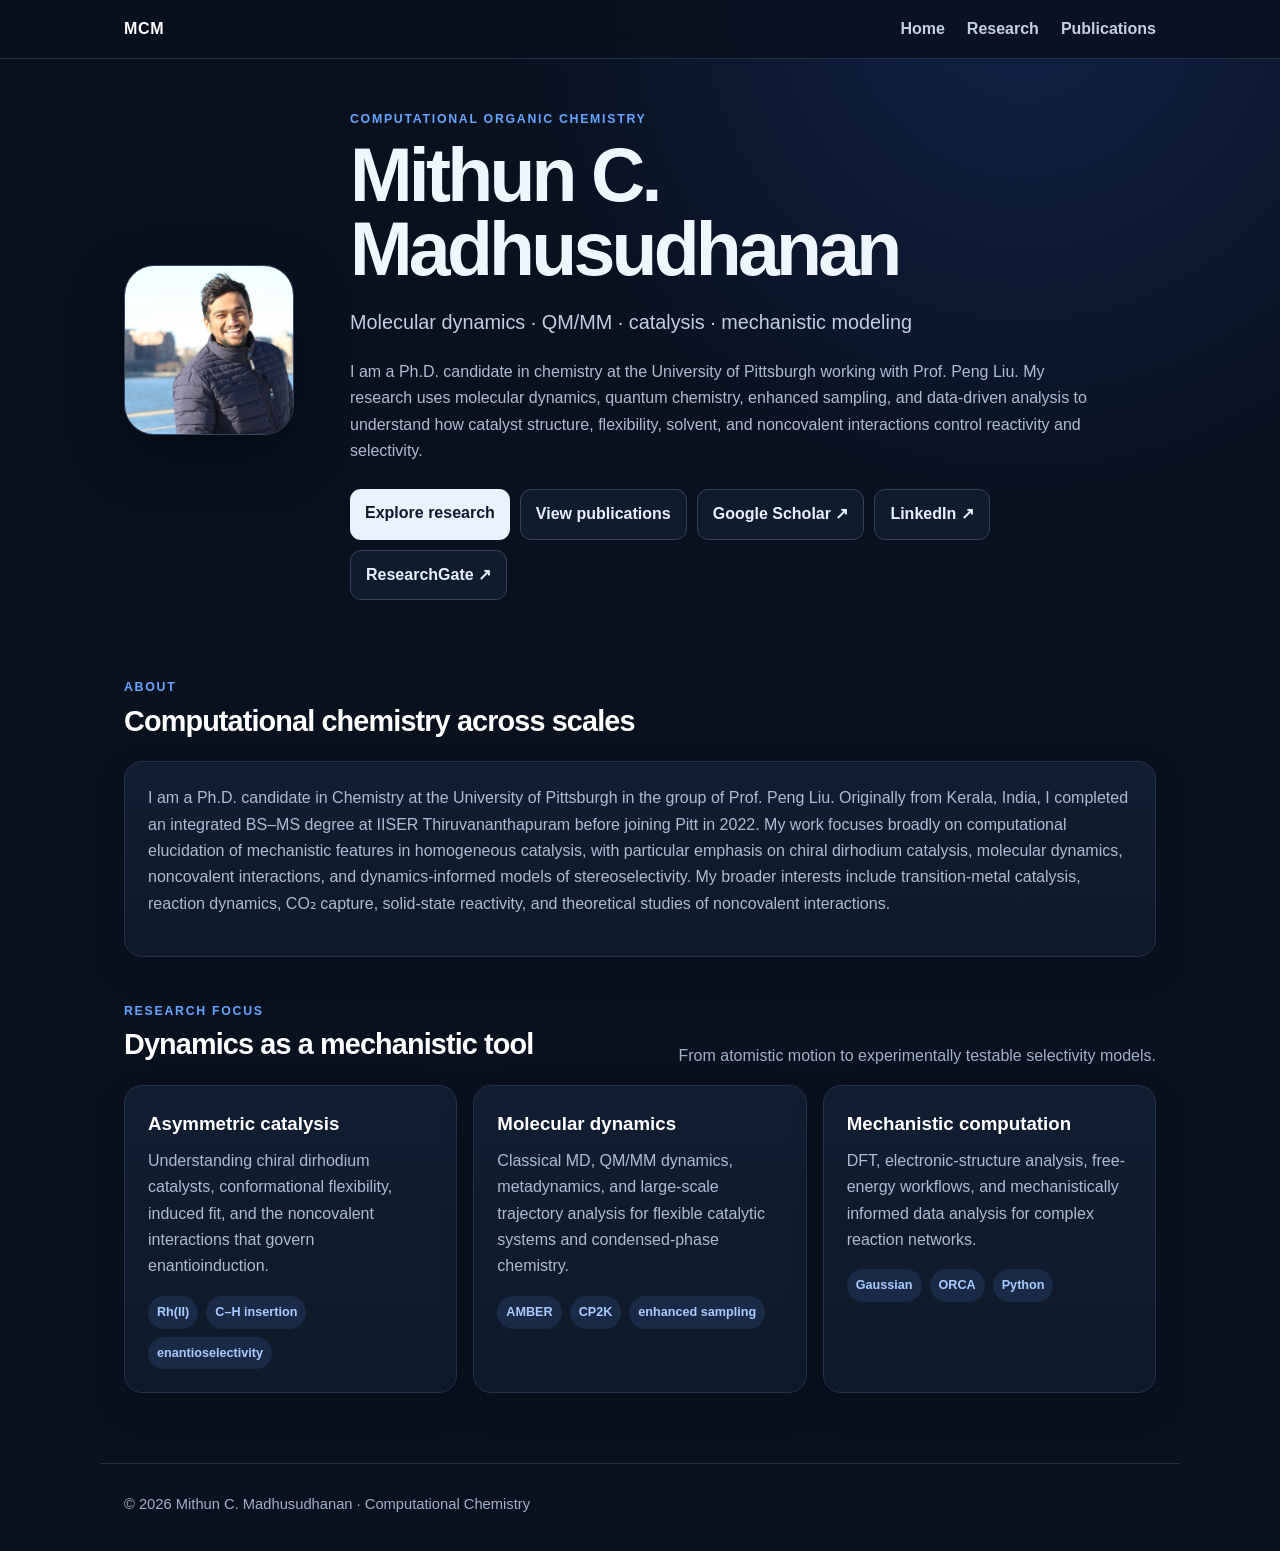
<file: index.html>
<!doctype html>
<html lang="en">
<head>
  <meta charset="utf-8">
  <meta name="viewport" content="width=device-width, initial-scale=1">
  <meta name="description" content="Mithun C. Madhusudhanan — computational chemist working on molecular dynamics, QM/MM, catalysis, and mechanistic modeling.">
  <title>Mithun C. Madhusudhanan | Computational Chemistry</title>
  <link rel="stylesheet" href="style4_dark_portfolio.css">
</head>
<body>

<div class="navbar">
  <div class="nav-inner">
    <a class="brand" href="index.html">MCM</a>
    <nav class="nav-links">
      <a href="index.html">Home</a>
      <a href="research.html">Research</a>
      <a href="publications.html">Publications</a>
    </nav>
  </div>
</div>

<main class="container">
  <section class="hero">
    <div class="profile-wrap">
      <img class="profile-pic" src="assets/Profile_pic.jpg" alt="Mithun C. Madhusudhanan">
    </div>
    <div>
      <div class="eyebrow">Computational Organic Chemistry</div>
      <h1>Mithun C.<br>Madhusudhanan</h1>
      <p class="tagline">Molecular dynamics · QM/MM · catalysis · mechanistic modeling</p>
      <p class="summary">
        I am a Ph.D. candidate in chemistry at the University of Pittsburgh working with Prof. Peng Liu.
        My research uses molecular dynamics, quantum chemistry, enhanced sampling, and data-driven analysis
        to understand how catalyst structure, flexibility, solvent, and noncovalent interactions control reactivity and selectivity.
      </p>
      <div class="actions">
        <a class="button primary" href="research.html">Explore research</a>
        <a class="button" href="publications.html">View publications</a>
        <a class="button" href="https://scholar.google.com/citations?user=Y6YVZqoAAAAJ&hl=en" target="_blank" rel="noopener">Google Scholar ↗</a>
        <a class="button" href="https://www.linkedin.com/in/mithun-madhusudhanan-b98944132/" target="_blank" rel="noopener">LinkedIn ↗</a>
        <a class="button" href="https://www.researchgate.net/profile/Mithun-Madhusudhanan" target="_blank" rel="noopener">ResearchGate ↗</a>
      </div>
    </div>
  </section>

  <section class="section">
    <div class="section-head">
      <div>
        <div class="eyebrow">About</div>
        <h2>Computational chemistry across scales</h2>
      </div>
    </div>
    <div class="card">
      <p>
        I am a Ph.D. candidate in Chemistry at the University of Pittsburgh in the group of Prof. Peng Liu.
        Originally from Kerala, India, I completed an integrated BS–MS degree at IISER Thiruvananthapuram
        before joining Pitt in 2022. My work focuses broadly on computational elucidation of mechanistic
        features in homogeneous catalysis, with particular emphasis on chiral dirhodium catalysis,
        molecular dynamics, noncovalent interactions, and dynamics-informed models of stereoselectivity.
        My broader interests include transition-metal catalysis, reaction dynamics, CO₂ capture,
        solid-state reactivity, and theoretical studies of noncovalent interactions.
      </p>
    </div>
  </section>

  <section class="section">
    <div class="section-head">
      <div>
        <div class="eyebrow">Research focus</div>
        <h2>Dynamics as a mechanistic tool</h2>
      </div>
      <p class="section-note">From atomistic motion to experimentally testable selectivity models.</p>
    </div>

    <div class="grid">
      <article class="card">
        <h3>Asymmetric catalysis</h3>
        <p>Understanding chiral dirhodium catalysts, conformational flexibility, induced fit, and the noncovalent interactions that govern enantioinduction.</p>
        <div class="pill-row"><span class="pill">Rh(II)</span><span class="pill">C–H insertion</span><span class="pill">enantioselectivity</span></div>
      </article>

      <article class="card">
        <h3>Molecular dynamics</h3>
        <p>Classical MD, QM/MM dynamics, metadynamics, and large-scale trajectory analysis for flexible catalytic systems and condensed-phase chemistry.</p>
        <div class="pill-row"><span class="pill">AMBER</span><span class="pill">CP2K</span><span class="pill">enhanced sampling</span></div>
      </article>

      <article class="card">
        <h3>Mechanistic computation</h3>
        <p>DFT, electronic-structure analysis, free-energy workflows, and mechanistically informed data analysis for complex reaction networks.</p>
        <div class="pill-row"><span class="pill">Gaussian</span><span class="pill">ORCA</span><span class="pill">Python</span></div>
      </article>
    </div>
  </section>
</main>

<footer>© 2026 Mithun C. Madhusudhanan · Computational Chemistry</footer>
</body>
</html>
</file>
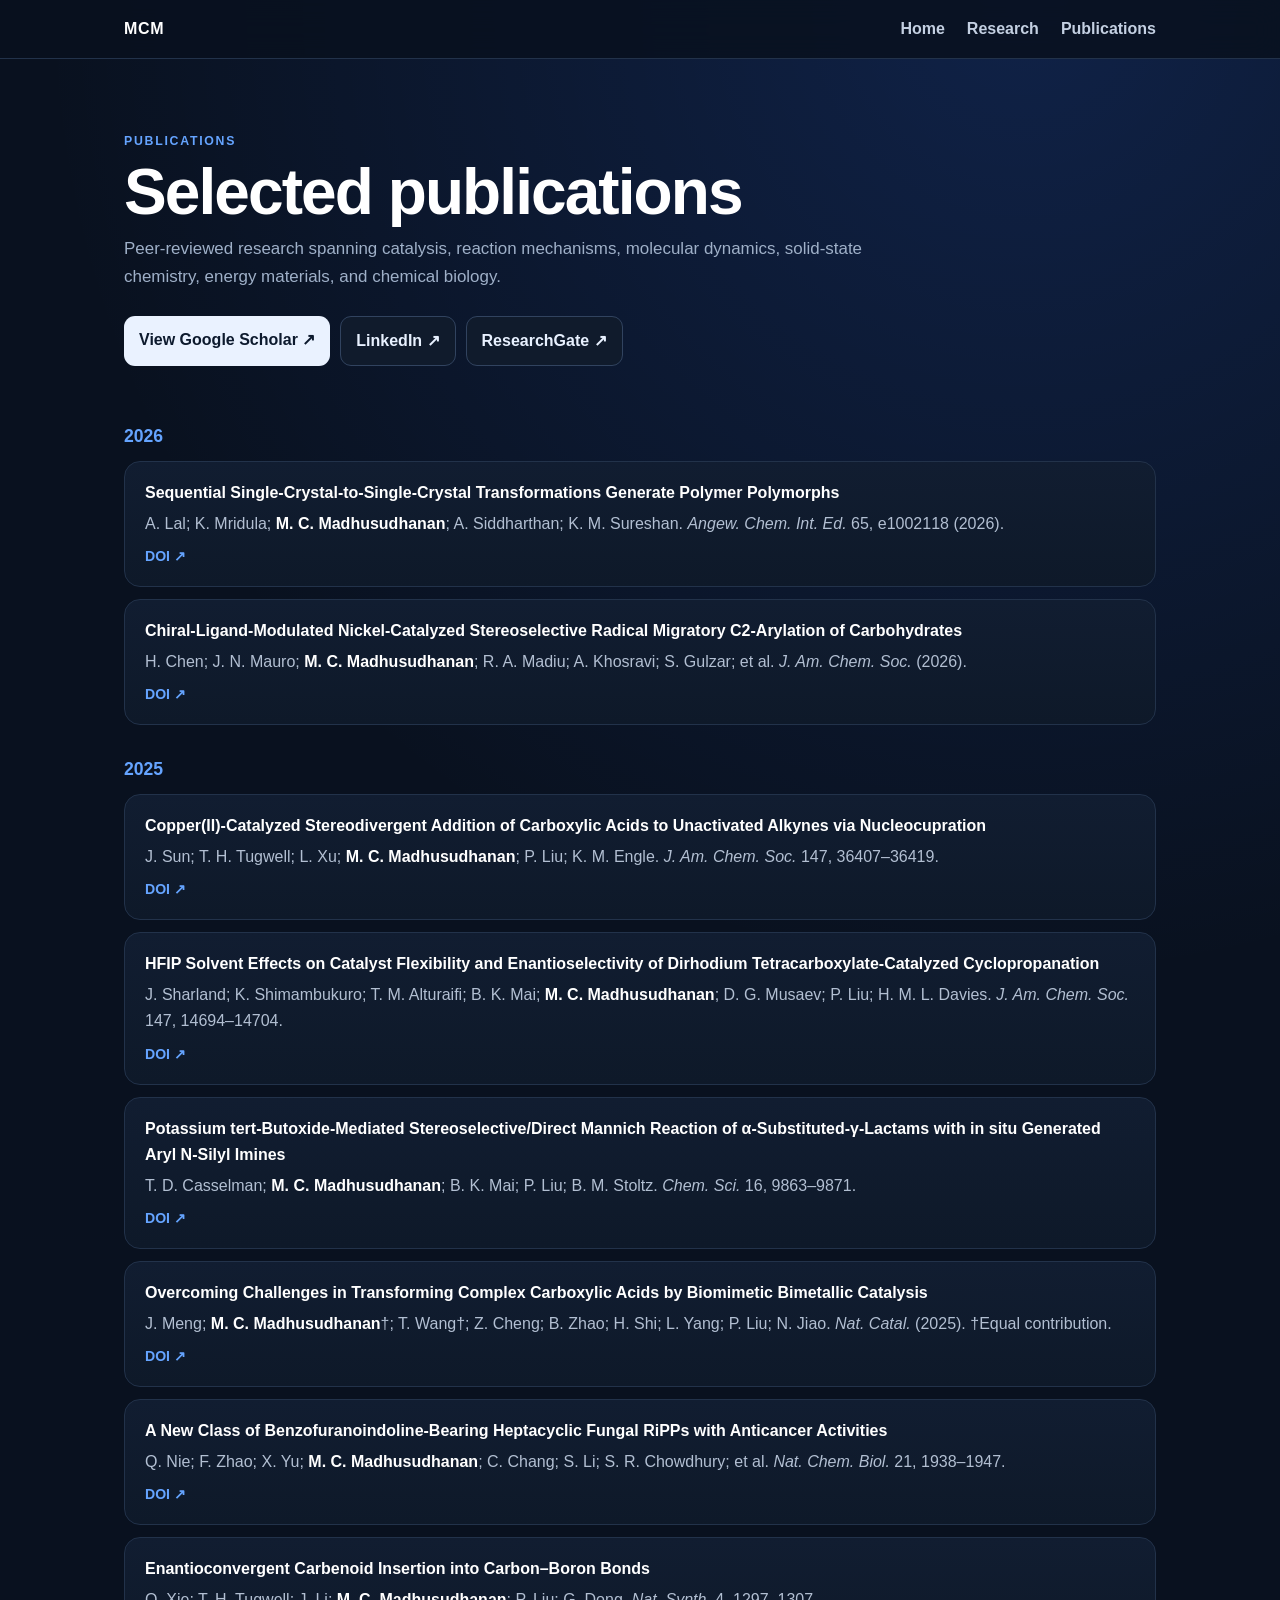
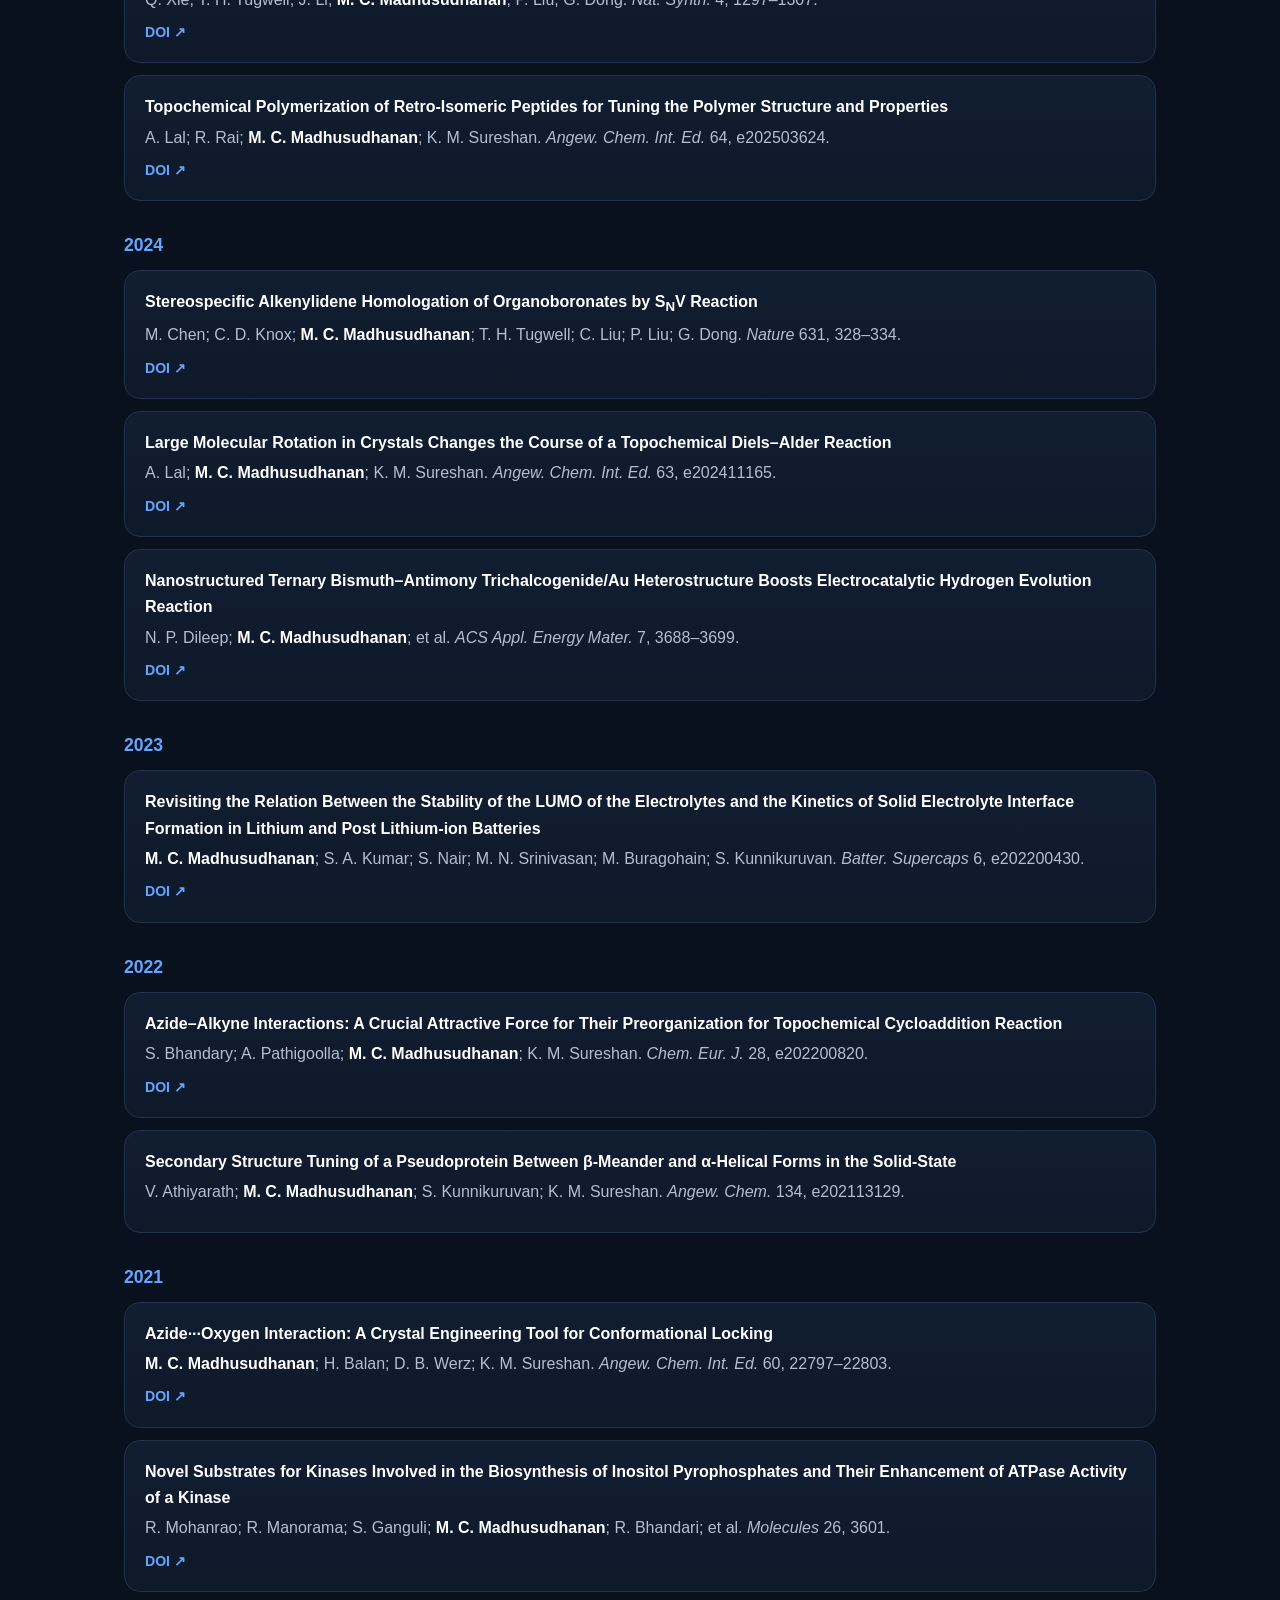
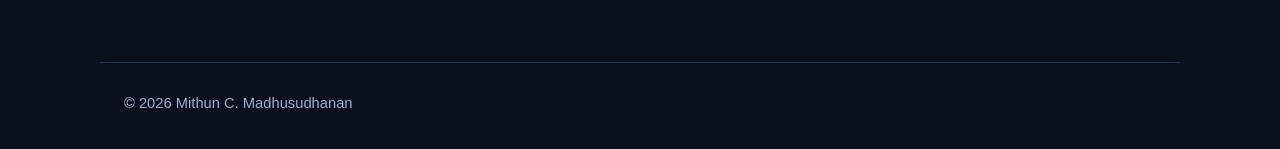
<file: publications.html>
<!doctype html>
<html lang="en">
<head>
  <meta charset="utf-8">
  <meta name="viewport" content="width=device-width, initial-scale=1">
  <meta name="description" content="Publications by computational chemist Mithun C. Madhusudhanan.">
  <title>Publications | Mithun C. Madhusudhanan</title>
  <link rel="stylesheet" href="style4_dark_portfolio.css">
</head>
<body>

<div class="navbar">
  <div class="nav-inner">
    <a class="brand" href="index.html">MCM</a>
    <nav class="nav-links">
      <a href="index.html">Home</a>
      <a href="research.html">Research</a>
      <a href="publications.html">Publications</a>
    </nav>
  </div>
</div>

<main class="container">
  <header class="page-header">
    <div class="eyebrow">Publications</div>
    <h1>Selected publications</h1>
    <p>Peer-reviewed research spanning catalysis, reaction mechanisms, molecular dynamics, solid-state chemistry, energy materials, and chemical biology.</p>
    <div class="actions">
      <a class="button primary" href="https://scholar.google.com/citations?user=Y6YVZqoAAAAJ&hl=en" target="_blank" rel="noopener">View Google Scholar ↗</a>
      <a class="button" href="https://www.linkedin.com/in/mithun-madhusudhanan-b98944132/" target="_blank" rel="noopener">LinkedIn ↗</a>
      <a class="button" href="https://www.researchgate.net/profile/Mithun-Madhusudhanan" target="_blank" rel="noopener">ResearchGate ↗</a>
    </div>
  </header>

  <section class="year-block">
    <div class="year-label">2026</div>
    <div class="pub-list">

      <article class="pub">
        <div class="pub-title">Sequential Single-Crystal-to-Single-Crystal Transformations Generate Polymer Polymorphs</div>
        <div class="pub-meta">A. Lal; K. Mridula; <span class="me">M. C. Madhusudhanan</span>; A. Siddharthan; K. M. Sureshan. <i>Angew. Chem. Int. Ed.</i> 65, e1002118 (2026).</div>
        <div class="pub-links">
          <a href="https://doi.org/10.1002/anie.1002118" target="_blank" rel="noopener">DOI ↗</a>
        </div>
      </article>
      <article class="pub">
        <div class="pub-title">Chiral-Ligand-Modulated Nickel-Catalyzed Stereoselective Radical Migratory C2-Arylation of Carbohydrates</div>
        <div class="pub-meta">H. Chen; J. N. Mauro; <span class="me">M. C. Madhusudhanan</span>; R. A. Madiu; A. Khosravi; S. Gulzar; et al. <i>J. Am. Chem. Soc.</i> (2026).</div>
        <div class="pub-links"><a href="https://doi.org/10.1021/jacs.6c10100" target="_blank" rel="noopener">DOI ↗</a></div>
      </article>
    </div>
  </section>

  <section class="year-block">
    <div class="year-label">2025</div>
    <div class="pub-list">
      <article class="pub">
        <div class="pub-title">Copper(II)-Catalyzed Stereodivergent Addition of Carboxylic Acids to Unactivated Alkynes via Nucleocupration</div>
        <div class="pub-meta">J. Sun; T. H. Tugwell; L. Xu; <span class="me">M. C. Madhusudhanan</span>; P. Liu; K. M. Engle. <i>J. Am. Chem. Soc.</i> 147, 36407–36419.</div>
        <div class="pub-links"><a href="https://doi.org/10.1021/jacs.5c10387" target="_blank" rel="noopener">DOI ↗</a></div>
      </article>

      <article class="pub">
        <div class="pub-title">HFIP Solvent Effects on Catalyst Flexibility and Enantioselectivity of Dirhodium Tetracarboxylate-Catalyzed Cyclopropanation</div>
        <div class="pub-meta">J. Sharland; K. Shimambukuro; T. M. Alturaifi; B. K. Mai; <span class="me">M. C. Madhusudhanan</span>; D. G. Musaev; P. Liu; H. M. L. Davies. <i>J. Am. Chem. Soc.</i> 147, 14694–14704.</div>
        <div class="pub-links"><a href="https://doi.org/10.1021/jacs.5c03007" target="_blank" rel="noopener">DOI ↗</a></div>
      </article>

      <article class="pub">
        <div class="pub-title">Potassium tert-Butoxide-Mediated Stereoselective/Direct Mannich Reaction of α-Substituted-γ-Lactams with in situ Generated Aryl N-Silyl Imines</div>
        <div class="pub-meta">T. D. Casselman; <span class="me">M. C. Madhusudhanan</span>; B. K. Mai; P. Liu; B. M. Stoltz. <i>Chem. Sci.</i> 16, 9863–9871.</div>
        <div class="pub-links"><a href="https://doi.org/10.1039/D4SC06391K" target="_blank" rel="noopener">DOI ↗</a></div>
      </article>

      <article class="pub">
        <div class="pub-title">Overcoming Challenges in Transforming Complex Carboxylic Acids by Biomimetic Bimetallic Catalysis</div>
        <div class="pub-meta">J. Meng; <span class="me">M. C. Madhusudhanan</span>†; T. Wang†; Z. Cheng; B. Zhao; H. Shi; L. Yang; P. Liu; N. Jiao. <i>Nat. Catal.</i> (2025). †Equal contribution.</div>
        <div class="pub-links"><a href="https://doi.org/10.1038/s41929-025-01446-y" target="_blank" rel="noopener">DOI ↗</a></div>
      </article>

      <article class="pub">
        <div class="pub-title">A New Class of Benzofuranoindoline-Bearing Heptacyclic Fungal RiPPs with Anticancer Activities</div>
        <div class="pub-meta">Q. Nie; F. Zhao; X. Yu; <span class="me">M. C. Madhusudhanan</span>; C. Chang; S. Li; S. R. Chowdhury; et al. <i>Nat. Chem. Biol.</i> 21, 1938–1947.</div>
        <div class="pub-links"><a href="https://doi.org/10.1038/s41589-025-01946-9" target="_blank" rel="noopener">DOI ↗</a></div>
      </article>

      <article class="pub">
        <div class="pub-title">Enantioconvergent Carbenoid Insertion into Carbon–Boron Bonds</div>
        <div class="pub-meta">Q. Xie; T. H. Tugwell; J. Li; <span class="me">M. C. Madhusudhanan</span>; P. Liu; G. Dong. <i>Nat. Synth.</i> 4, 1297–1307.</div>
        <div class="pub-links"><a href="https://doi.org/10.1038/s44160-025-00836-1" target="_blank" rel="noopener">DOI ↗</a></div>
      </article>

      <article class="pub">
        <div class="pub-title">Topochemical Polymerization of Retro-Isomeric Peptides for Tuning the Polymer Structure and Properties</div>
        <div class="pub-meta">A. Lal; R. Rai; <span class="me">M. C. Madhusudhanan</span>; K. M. Sureshan. <i>Angew. Chem. Int. Ed.</i> 64, e202503624.</div>
        <div class="pub-links"><a href="https://doi.org/10.1002/anie.202503624" target="_blank" rel="noopener">DOI ↗</a></div>
      </article>
    </div>
  </section>

  <section class="year-block">
    <div class="year-label">2024</div>
    <div class="pub-list">
      <article class="pub">
        <div class="pub-title">Stereospecific Alkenylidene Homologation of Organoboronates by S<sub>N</sub>V Reaction</div>
        <div class="pub-meta">M. Chen; C. D. Knox; <span class="me">M. C. Madhusudhanan</span>; T. H. Tugwell; C. Liu; P. Liu; G. Dong. <i>Nature</i> 631, 328–334.</div>
        <div class="pub-links"><a href="https://doi.org/10.1038/s41586-024-07579-7" target="_blank" rel="noopener">DOI ↗</a></div>
      </article>

      <article class="pub">
        <div class="pub-title">Large Molecular Rotation in Crystals Changes the Course of a Topochemical Diels–Alder Reaction</div>
        <div class="pub-meta">A. Lal; <span class="me">M. C. Madhusudhanan</span>; K. M. Sureshan. <i>Angew. Chem. Int. Ed.</i> 63, e202411165.</div>
        <div class="pub-links"><a href="https://doi.org/10.1002/anie.202411165" target="_blank" rel="noopener">DOI ↗</a></div>
      </article>

      <article class="pub">
        <div class="pub-title">Nanostructured Ternary Bismuth–Antimony Trichalcogenide/Au Heterostructure Boosts Electrocatalytic Hydrogen Evolution Reaction</div>
        <div class="pub-meta">N. P. Dileep; <span class="me">M. C. Madhusudhanan</span>; et al. <i>ACS Appl. Energy Mater.</i> 7, 3688–3699.</div>
        <div class="pub-links"><a href="https://doi.org/10.1021/acsaem.4c00046" target="_blank" rel="noopener">DOI ↗</a></div>
      </article>
    </div>
  </section>

  <section class="year-block">
    <div class="year-label">2023</div>
    <div class="pub-list">
      <article class="pub">
        <div class="pub-title">Revisiting the Relation Between the Stability of the LUMO of the Electrolytes and the Kinetics of Solid Electrolyte Interface Formation in Lithium and Post Lithium-ion Batteries</div>
        <div class="pub-meta"><span class="me">M. C. Madhusudhanan</span>; S. A. Kumar; S. Nair; M. N. Srinivasan; M. Buragohain; S. Kunnikuruvan. <i>Batter. Supercaps</i> 6, e202200430.</div>
        <div class="pub-links"><a href="https://doi.org/10.1002/batt.202200430" target="_blank" rel="noopener">DOI ↗</a></div>
      </article>
    </div>
  </section>

  <section class="year-block">
    <div class="year-label">2022</div>
    <div class="pub-list">
      <article class="pub">
        <div class="pub-title">Azide–Alkyne Interactions: A Crucial Attractive Force for Their Preorganization for Topochemical Cycloaddition Reaction</div>
        <div class="pub-meta">S. Bhandary; A. Pathigoolla; <span class="me">M. C. Madhusudhanan</span>; K. M. Sureshan. <i>Chem. Eur. J.</i> 28, e202200820.</div>
        <div class="pub-links"><a href="https://doi.org/10.1002/chem.202200820" target="_blank" rel="noopener">DOI ↗</a></div>
      </article>
      <article class="pub">
        <div class="pub-title">Secondary Structure Tuning of a Pseudoprotein Between β-Meander and α-Helical Forms in the Solid-State</div>
        <div class="pub-meta">V. Athiyarath; <span class="me">M. C. Madhusudhanan</span>; S. Kunnikuruvan; K. M. Sureshan. <i>Angew. Chem.</i> 134, e202113129.</div>
        <div class="pub-links"></div>
      </article>
    </div>
  </section>

  <section class="year-block">
    <div class="year-label">2021</div>
    <div class="pub-list">
      <article class="pub">
        <div class="pub-title">Azide···Oxygen Interaction: A Crystal Engineering Tool for Conformational Locking</div>
        <div class="pub-meta"><span class="me">M. C. Madhusudhanan</span>; H. Balan; D. B. Werz; K. M. Sureshan. <i>Angew. Chem. Int. Ed.</i> 60, 22797–22803.</div>
        <div class="pub-links"><a href="https://doi.org/10.1002/anie.202106614" target="_blank" rel="noopener">DOI ↗</a></div>
      </article>
      <article class="pub">
        <div class="pub-title">Novel Substrates for Kinases Involved in the Biosynthesis of Inositol Pyrophosphates and Their Enhancement of ATPase Activity of a Kinase</div>
        <div class="pub-meta">R. Mohanrao; R. Manorama; S. Ganguli; <span class="me">M. C. Madhusudhanan</span>; R. Bhandari; et al. <i>Molecules</i> 26, 3601.</div>
        <div class="pub-links"><a href="https://doi.org/10.3390/molecules26123601" target="_blank" rel="noopener">DOI ↗</a></div>
      </article>
    </div>
  </section>

</main>
<footer>© 2026 Mithun C. Madhusudhanan</footer>
</body>
</html>
</file>
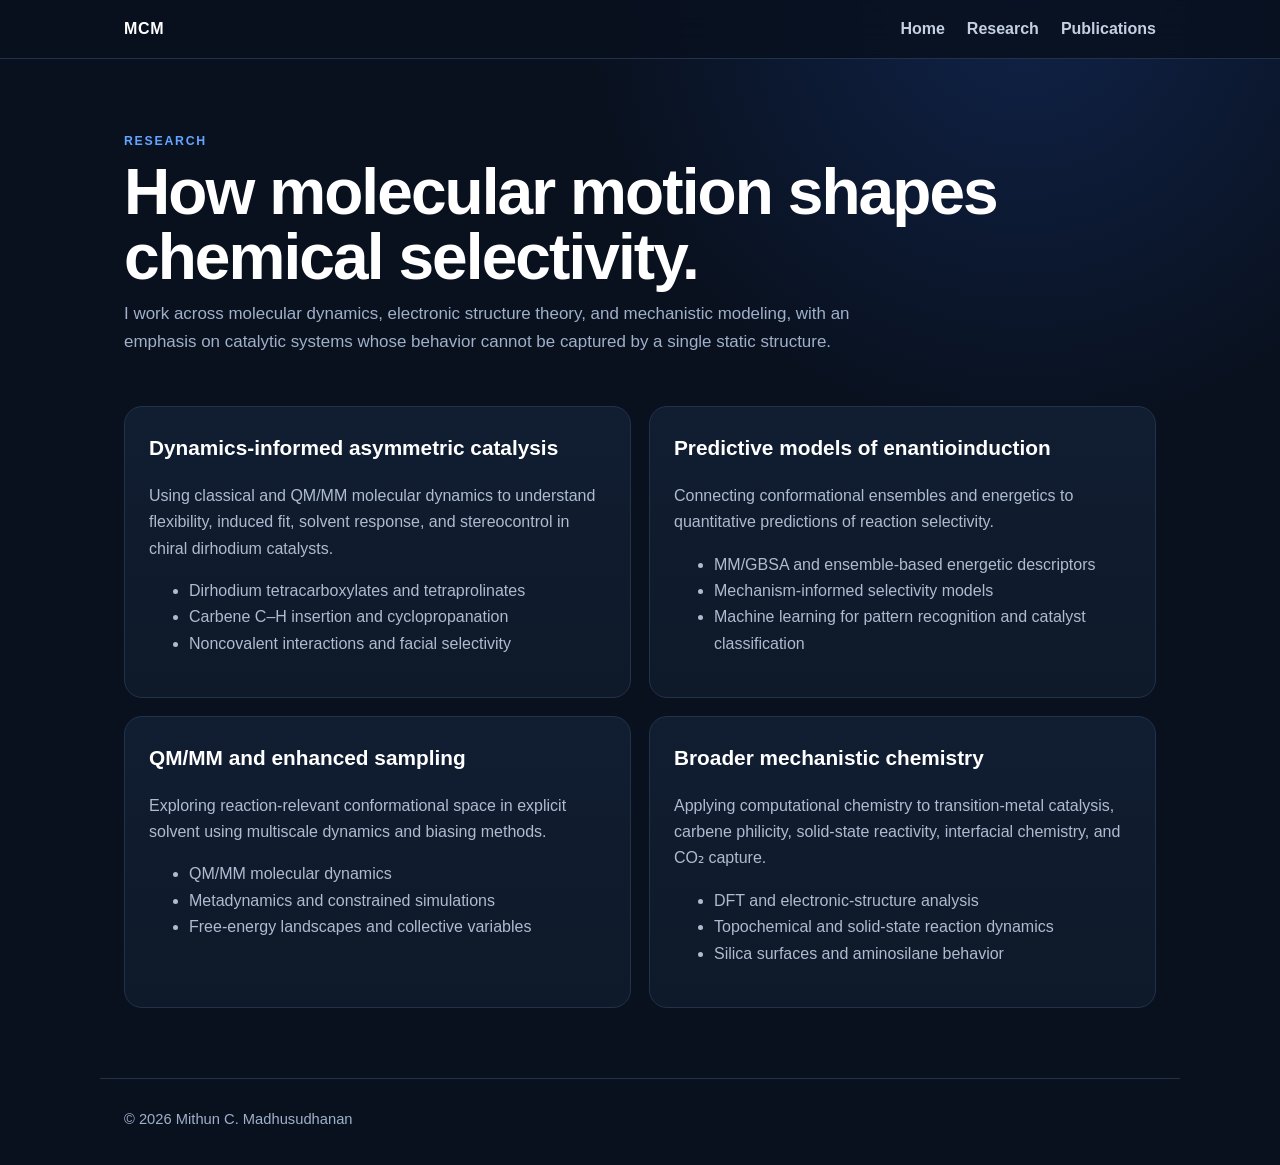
<file: research.html>
<!doctype html>
<html lang="en">
<head>
  <meta charset="utf-8">
  <meta name="viewport" content="width=device-width, initial-scale=1">
  <meta name="description" content="Research interests of computational chemist Mithun C. Madhusudhanan.">
  <title>Research | Mithun C. Madhusudhanan</title>
  <link rel="stylesheet" href="style4_dark_portfolio.css">
</head>
<body>

<div class="navbar">
  <div class="nav-inner">
    <a class="brand" href="index.html">MCM</a>
    <nav class="nav-links">
      <a href="index.html">Home</a>
      <a href="research.html">Research</a>
      <a href="publications.html">Publications</a>
    </nav>
  </div>
</div>

<main class="container">
  <header class="page-header">
    <div class="eyebrow">Research</div>
    <h1>How molecular motion shapes chemical selectivity.</h1>
    <p>I work across molecular dynamics, electronic structure theory, and mechanistic modeling, with an emphasis on catalytic systems whose behavior cannot be captured by a single static structure.</p>
  </header>

  <div class="research-grid">
    <article class="research-card">
      <h2>Dynamics-informed asymmetric catalysis</h2>
      <p>Using classical and QM/MM molecular dynamics to understand flexibility, induced fit, solvent response, and stereocontrol in chiral dirhodium catalysts.</p>
      <ul>
        <li>Dirhodium tetracarboxylates and tetraprolinates</li>
        <li>Carbene C–H insertion and cyclopropanation</li>
        <li>Noncovalent interactions and facial selectivity</li>
      </ul>
    </article>

    <article class="research-card">
      <h2>Predictive models of enantioinduction</h2>
      <p>Connecting conformational ensembles and energetics to quantitative predictions of reaction selectivity.</p>
      <ul>
        <li>MM/GBSA and ensemble-based energetic descriptors</li>
        <li>Mechanism-informed selectivity models</li>
        <li>Machine learning for pattern recognition and catalyst classification</li>
      </ul>
    </article>

    <article class="research-card">
      <h2>QM/MM and enhanced sampling</h2>
      <p>Exploring reaction-relevant conformational space in explicit solvent using multiscale dynamics and biasing methods.</p>
      <ul>
        <li>QM/MM molecular dynamics</li>
        <li>Metadynamics and constrained simulations</li>
        <li>Free-energy landscapes and collective variables</li>
      </ul>
    </article>

    <article class="research-card">
      <h2>Broader mechanistic chemistry</h2>
      <p>Applying computational chemistry to transition-metal catalysis, carbene philicity, solid-state reactivity, interfacial chemistry, and CO₂ capture.</p>
      <ul>
        <li>DFT and electronic-structure analysis</li>
        <li>Topochemical and solid-state reaction dynamics</li>
        <li>Silica surfaces and aminosilane behavior</li>
      </ul>
    </article>
  </div>
</main>
<footer>© 2026 Mithun C. Madhusudhanan</footer>
</body>
</html>
</file>
<file: style4_dark_portfolio.css>
:root{
  --bg:#09111f;
  --card:#111c2e;
  --ink:#eff6ff;
  --muted:#9fb0c8;
  --accent:#65a4ff;
  --border:#22324a;
}

*{box-sizing:border-box}

html{scroll-behavior:smooth}

body{
  margin:0;
  font-family:Inter,-apple-system,BlinkMacSystemFont,"Segoe UI",Roboto,Helvetica,Arial,sans-serif;
  background:
    radial-gradient(circle at 80% 0,rgba(46,111,255,.18),transparent 28%),
    #09111f;
  color:var(--ink);
  line-height:1.65;
  overflow-x:hidden;
}

a{color:inherit}

.navbar{
  position:sticky;
  top:0;
  z-index:1000;
  background:rgba(9,17,31,.86);
  backdrop-filter:blur(14px);
  border-bottom:1px solid var(--border);
}

.nav-inner{
  max-width:1080px;
  margin:auto;
  padding:16px 24px;
  display:flex;
  justify-content:space-between;
  align-items:center;
  gap:24px;
}

.brand,
.nav-links a{text-decoration:none}

.brand{
  font-weight:900;
  color:white;
  letter-spacing:.04em;
}

.nav-links{
  display:flex;
  gap:22px;
  flex-wrap:wrap;
}

.nav-links a{
  color:#c4d0e2;
  font-weight:650;
}

.nav-links a:hover,
.nav-links a.active{
  color:var(--accent);
}

.container{
  max-width:1080px;
  margin:auto;
  padding:0 24px;
}

.hero{
  min-height:590px;
  display:grid;
  grid-template-columns:180px 1fr;
  gap:46px;
  align-items:center;
}

.profile-wrap{
  position:relative;
}

.profile-pic{
  width:170px;
  height:170px;
  border-radius:30px;
  object-fit:cover;
  border:1px solid #31435f;
  box-shadow:0 20px 55px rgba(0,0,0,.35);
}

.eyebrow{
  font-size:.77rem;
  font-weight:850;
  letter-spacing:.14em;
  text-transform:uppercase;
  color:var(--accent);
}

.hero h1{
  font-size:clamp(3rem,6vw,4.7rem);
  line-height:.98;
  letter-spacing:-.05em;
  margin:10px 0 0;
}

.tagline{
  font-size:1.24rem;
  color:#c2cee1;
}

.summary{
  max-width:760px;
  color:#aebbd0;
}

.actions{
  display:flex;
  gap:10px;
  flex-wrap:wrap;
  margin-top:25px;
}

.button{
  text-decoration:none;
  padding:11px 15px;
  border-radius:11px;
  border:1px solid #31435f;
  background:#101b2c;
  color:#e8f1ff;
  font-weight:750;
  transition:.18s ease;
}

.button:hover{
  transform:translateY(-1px);
  border-color:#44658f;
}

.button.primary{
  background:#eaf2ff;
  color:#0d1a2e;
  border:none;
}

.section{
  margin:28px 0 44px;
}

.section-head{
  display:flex;
  justify-content:space-between;
  align-items:end;
  gap:24px;
  margin-bottom:16px;
}

.section h2,
.page-header h1{
  color:#fff;
  letter-spacing:-.03em;
}

.section h2{
  font-size:1.8rem;
  margin:0;
}

.section-note{
  color:var(--muted);
  margin:0;
}

.grid{
  display:grid;
  grid-template-columns:repeat(3,1fr);
  gap:16px;
}

.card{
  background:linear-gradient(180deg,#111d31,#0e1929);
  border:1px solid var(--border);
  border-radius:18px;
  padding:23px;
  box-shadow:0 14px 34px rgba(0,0,0,.15);
}

.card h3{
  margin:0 0 8px;
  color:#fff;
}

.card p{
  color:#aebbd0;
  margin-top:0;
}

.pill-row{
  display:flex;
  gap:8px;
  flex-wrap:wrap;
  margin-top:14px;
}

.pill{
  font-size:.79rem;
  font-weight:800;
  color:#a9cbff;
  background:#182a45;
  padding:6px 9px;
  border-radius:999px;
}

.page-header{
  padding:72px 0 26px;
}

.page-header h1{
  margin:8px 0 10px;
  font-size:clamp(2.5rem,5vw,4rem);
  line-height:1.02;
}

.page-header p{
  max-width:760px;
  color:var(--muted);
  margin:0;
  font-size:1.06rem;
}

.research-grid{
  display:grid;
  grid-template-columns:repeat(2,minmax(0,1fr));
  gap:18px;
  margin:24px 0 50px;
}

.research-card{
  background:linear-gradient(180deg,#111d31,#0e1929);
  border:1px solid var(--border);
  border-radius:18px;
  padding:24px;
}

.research-card h2{
  margin-top:0;
  color:#fff;
  font-size:1.3rem;
}

.research-card p,
.research-card li{
  color:#aebbd0;
}

.year-block{
  margin:30px 0;
}

.year-label{
  font-size:1.1rem;
  font-weight:850;
  color:var(--accent);
  margin-bottom:10px;
}

.pub-list{
  display:grid;
  gap:12px;
}

.pub{
  background:linear-gradient(180deg,#111d31,#0e1929);
  border:1px solid var(--border);
  border-radius:16px;
  padding:18px 20px;
}

.pub-title{
  font-weight:760;
  color:#fff;
  margin-bottom:4px;
}

.pub-meta{
  color:#b2bfd2;
}

.pub-links{
  margin-top:8px;
  display:flex;
  gap:10px;
  flex-wrap:wrap;
}

.pub-links a{
  text-decoration:none;
  color:var(--accent);
  font-size:.88rem;
  font-weight:750;
}

.me{
  font-weight:850;
  color:#fff;
}

footer{
  max-width:1080px;
  margin:70px auto 0;
  padding:28px 24px 34px;
  border-top:1px solid var(--border);
  color:var(--muted);
  font-size:.92rem;
}

@media(max-width:760px){
  .hero,
  .grid,
  .research-grid{
    grid-template-columns:1fr;
  }

  .hero{
    padding:65px 0;
    min-height:auto;
  }

  .profile-pic{
    width:150px;
    height:150px;
  }

  .section-head{
    align-items:flex-start;
    flex-direction:column;
  }
}

@media(max-width:520px){
  .nav-inner{
    padding:14px 18px;
  }

  .brand{
    display:none;
  }

  .nav-links{
    width:100%;
    justify-content:center;
  }

  .container{
    padding:0 18px;
  }

  .hero h1{
    font-size:2.8rem;
  }
}
</file>
